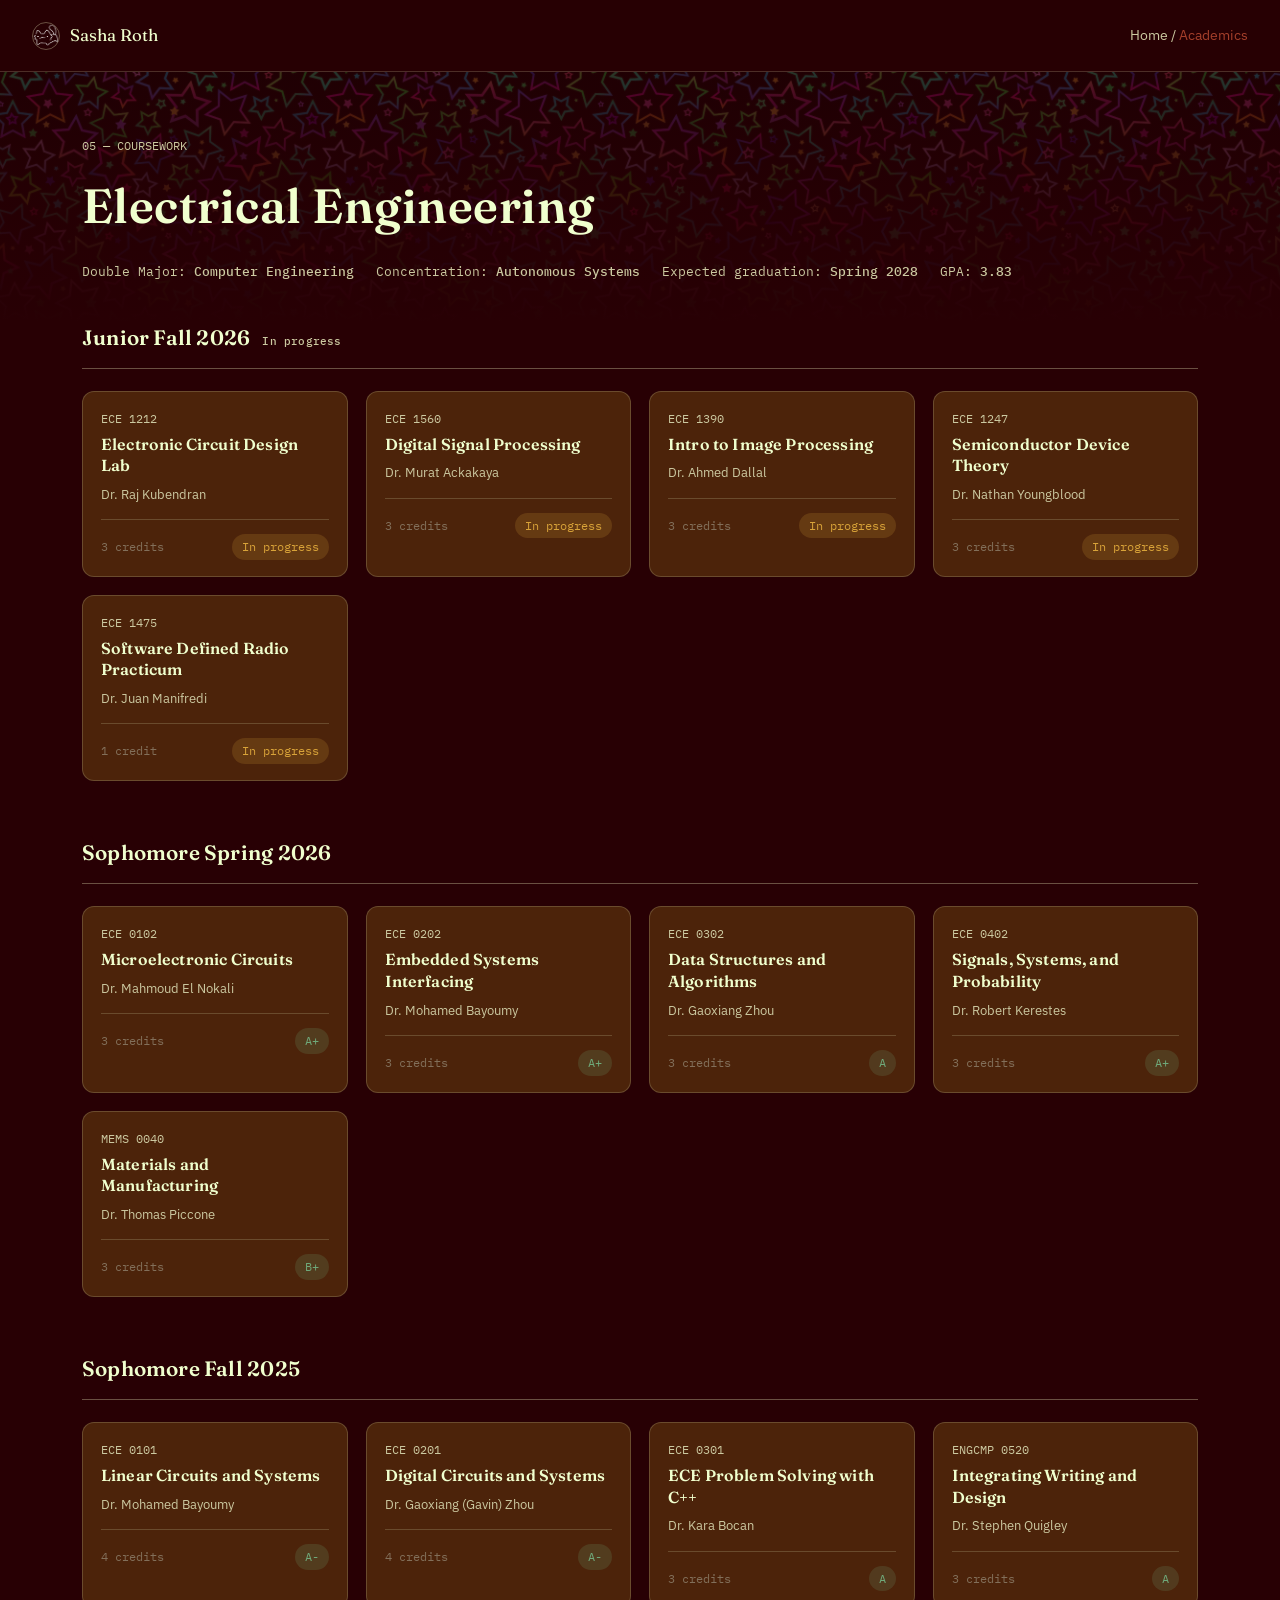
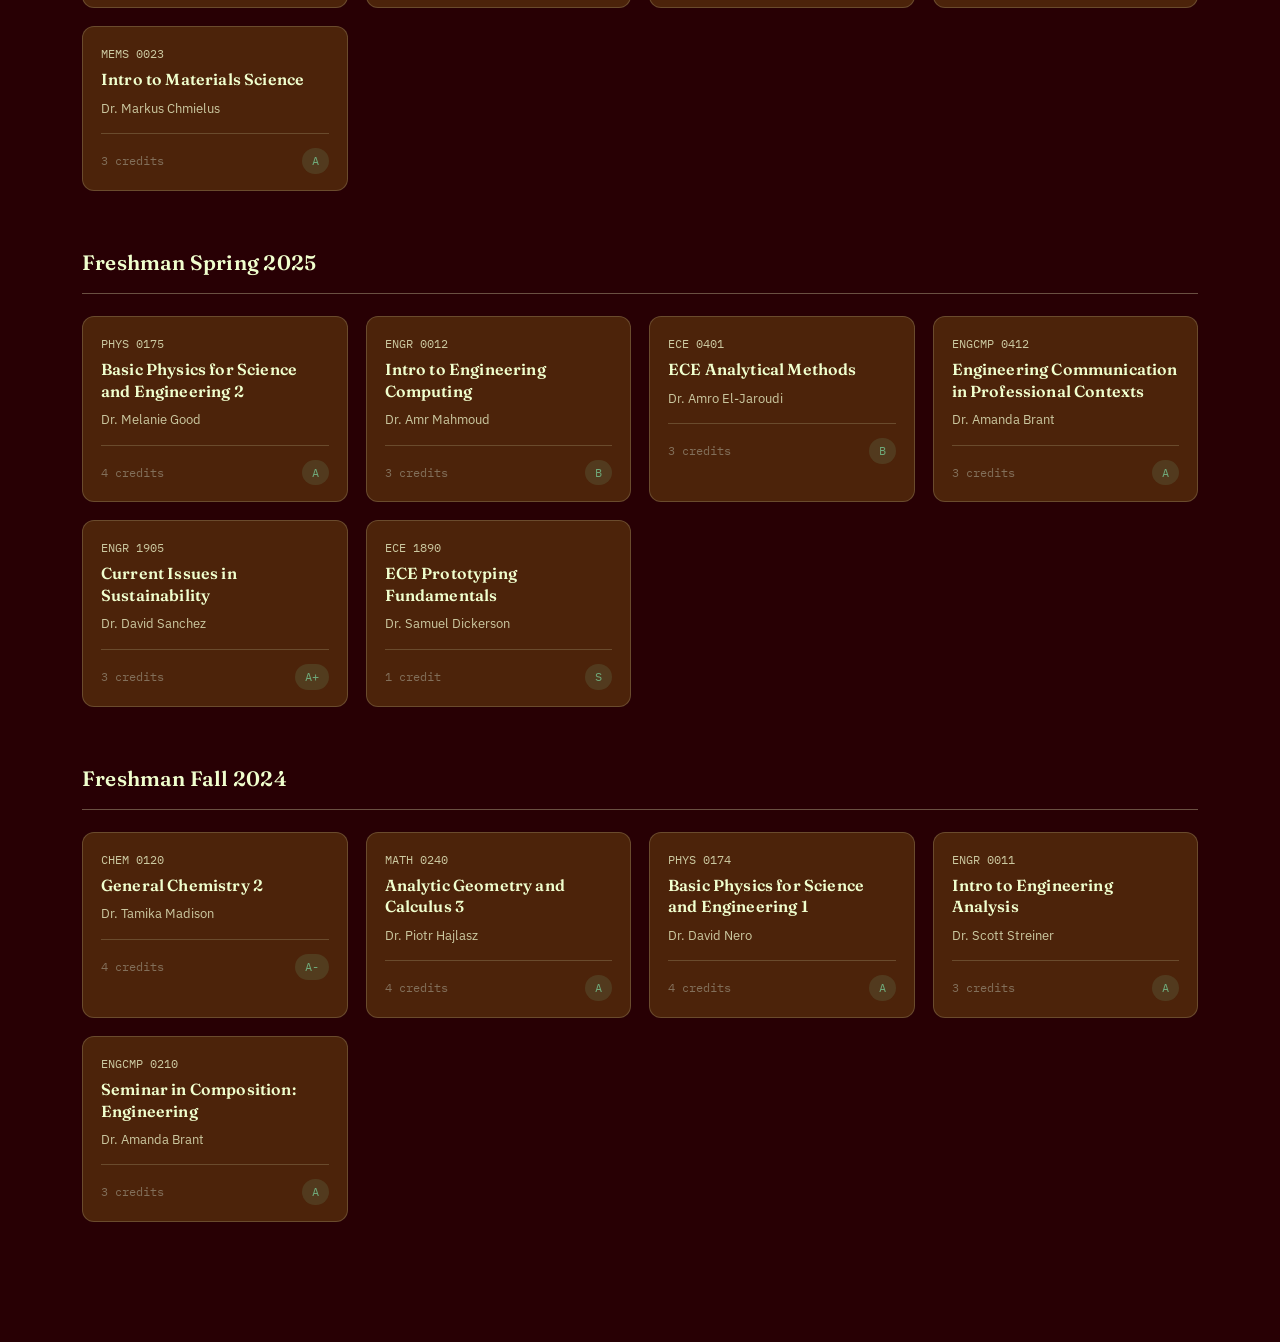
<file: academics.html>
<!DOCTYPE html>
<html lang="en">
<head>
<meta charset="UTF-8">
<meta name="viewport" content="width=device-width, initial-scale=1.0">
<title>Academics — Sasha Roth</title>
<link rel="stylesheet" href="css/style.css">
</head>
<body data-theme="academics">

<nav class="topnav">
  <a class="home-link" href="index.html">
    <span class="mark"><img src="images/cat.png" alt=""></span>
    Sasha Roth
  </a>
  <span class="crumb">Home / <span>Academics</span></span>
</nav>

<header class="page-header">
  <p class="eyebrow">05 — COURSEWORK</p>
  <h1>Electrical Engineering</h1>
  <div class="degree-block">
    <span class="degree-item">Double Major: <strong>Computer Engineering</strong></span>
    <span class="degree-item">Concentration: <strong>Autonomous Systems</strong></span>
    <span class="degree-item">Expected graduation: <strong>Spring 2028</strong></span>
    <span class="degree-item">GPA: <strong>3.83</strong></span>
  </div>
</header>

<main class="page-shell">

  <section class="semester">
    <h2>Junior Fall 2026 <span class="semester-tag">In progress</span></h2>
    <div class="class-grid">

      <div class="class-card">
        <p class="class-code">ECE 1212</p>
        <h3>Electronic Circuit Design Lab</h3>
        <p class="class-prof">Dr. Raj Kubendran</p>
        <div class="class-meta">
          <span class="credits">3 credits</span>
          <span class="grade-chip status-progress">In progress</span>
        </div>
      </div>

      <div class="class-card">
        <p class="class-code">ECE 1560</p>
        <h3>Digital Signal Processing</h3>
        <p class="class-prof">Dr. Murat Ackakaya</p>
        <div class="class-meta">
          <span class="credits">3 credits</span>
          <span class="grade-chip status-progress">In progress</span>
        </div>
      </div>

      <div class="class-card">
        <p class="class-code">ECE 1390</p>
        <h3>Intro to Image Processing</h3>
        <p class="class-prof">Dr. Ahmed Dallal</p>
        <div class="class-meta">
          <span class="credits">3 credits</span>
          <span class="grade-chip status-progress">In progress</span>
        </div>
      </div>

      <div class="class-card">
        <p class="class-code">ECE 1247</p>
        <h3>Semiconductor Device Theory</h3>
        <p class="class-prof">Dr. Nathan Youngblood</p>
        <div class="class-meta">
          <span class="credits">3 credits</span>
          <span class="grade-chip status-progress">In progress</span>
        </div>
      </div>

      <div class="class-card">
        <p class="class-code">ECE 1475</p>
        <h3>Software Defined Radio Practicum</h3>
        <p class="class-prof">Dr. Juan Manifredi</p>
        <div class="class-meta">
          <span class="credits">1 credit</span>
          <span class="grade-chip status-progress">In progress</span>
        </div>
      </div>

    </div>
  </section>

  <section class="semester">
    <h2>Sophomore Spring 2026</h2>
    <div class="class-grid">

      <div class="class-card">
        <p class="class-code">ECE 0102</p>
        <h3>Microelectronic Circuits</h3>
        <p class="class-prof">Dr. Mahmoud El Nokali</p>
        <div class="class-meta">
          <span class="credits">3 credits</span>
          <span class="grade-chip status-complete">A+</span>
        </div>
      </div>

      <div class="class-card">
        <p class="class-code">ECE 0202</p>
        <h3>Embedded Systems Interfacing</h3>
        <p class="class-prof">Dr. Mohamed Bayoumy</p>
        <div class="class-meta">
          <span class="credits">3 credits</span>
          <span class="grade-chip status-complete">A+</span>
        </div>
      </div>

      <div class="class-card">
        <p class="class-code">ECE 0302</p>
        <h3>Data Structures and Algorithms</h3>
        <p class="class-prof">Dr. Gaoxiang Zhou</p>
        <div class="class-meta">
          <span class="credits">3 credits</span>
          <span class="grade-chip status-complete">A</span>
        </div>
      </div>

      <div class="class-card">
        <p class="class-code">ECE 0402</p>
        <h3>Signals, Systems, and Probability</h3>
        <p class="class-prof">Dr. Robert Kerestes</p>
        <div class="class-meta">
          <span class="credits">3 credits</span>
          <span class="grade-chip status-complete">A+</span>
        </div>
      </div>

      <div class="class-card">
        <p class="class-code">MEMS 0040</p>
        <h3>Materials and Manufacturing</h3>
        <p class="class-prof">Dr. Thomas Piccone</p>
        <div class="class-meta">
          <span class="credits">3 credits</span>
          <span class="grade-chip status-complete">B+</span>
        </div>
      </div>

    </div>
  </section>

  <section class="semester">
    <h2>Sophomore Fall 2025</h2>
    <div class="class-grid">

      <div class="class-card">
        <p class="class-code">ECE 0101</p>
        <h3>Linear Circuits and Systems</h3>
        <p class="class-prof">Dr. Mohamed Bayoumy</p>
        <div class="class-meta">
          <span class="credits">4 credits</span>
          <span class="grade-chip status-complete">A-</span>
        </div>
      </div>

      <div class="class-card">
        <p class="class-code">ECE 0201</p>
        <h3>Digital Circuits and Systems</h3>
        <p class="class-prof">Dr. Gaoxiang (Gavin) Zhou</p>
        <div class="class-meta">
          <span class="credits">4 credits</span>
          <span class="grade-chip status-complete">A-</span>
        </div>
      </div>

      <div class="class-card">
        <p class="class-code">ECE 0301</p>
        <h3>ECE Problem Solving with C++</h3>
        <p class="class-prof">Dr. Kara Bocan</p>
        <div class="class-meta">
          <span class="credits">3 credits</span>
          <span class="grade-chip status-complete">A</span>
        </div>
      </div>

      <div class="class-card">
        <p class="class-code">ENGCMP 0520</p>
        <h3>Integrating Writing and Design</h3>
        <p class="class-prof">Dr. Stephen Quigley</p>
        <div class="class-meta">
          <span class="credits">3 credits</span>
          <span class="grade-chip status-complete">A</span>
        </div>
      </div>

      <div class="class-card">
        <p class="class-code">MEMS 0023</p>
        <h3>Intro to Materials Science</h3>
        <p class="class-prof">Dr. Markus Chmielus</p>
        <div class="class-meta">
          <span class="credits">3 credits</span>
          <span class="grade-chip status-complete">A</span>
        </div>
      </div>

    </div>
  </section>

  <section class="semester">
    <h2>Freshman Spring 2025</h2>
    <div class="class-grid">

      <div class="class-card">
        <p class="class-code">PHYS 0175</p>
        <h3>Basic Physics for Science and Engineering 2</h3>
        <p class="class-prof">Dr. Melanie Good</p>
        <div class="class-meta">
          <span class="credits">4 credits</span>
          <span class="grade-chip status-complete">A</span>
        </div>
      </div>

      <div class="class-card">
        <p class="class-code">ENGR 0012</p>
        <h3>Intro to Engineering Computing</h3>
        <p class="class-prof">Dr. Amr Mahmoud</p>
        <div class="class-meta">
          <span class="credits">3 credits</span>
          <span class="grade-chip status-complete">B</span>
        </div>
      </div>

      <div class="class-card">
        <p class="class-code">ECE 0401</p>
        <h3>ECE Analytical Methods</h3>
        <p class="class-prof">Dr. Amro El-Jaroudi</p>
        <div class="class-meta">
          <span class="credits">3 credits</span>
          <span class="grade-chip status-complete">B</span>
        </div>
      </div>

      <div class="class-card">
        <p class="class-code">ENGCMP 0412</p>
        <h3>Engineering Communication in Professional Contexts</h3>
        <p class="class-prof">Dr. Amanda Brant</p>
        <div class="class-meta">
          <span class="credits">3 credits</span>
          <span class="grade-chip status-complete">A</span>
        </div>
      </div>

      <div class="class-card">
        <p class="class-code">ENGR 1905</p>
        <h3>Current Issues in Sustainability</h3>
        <p class="class-prof">Dr. David Sanchez</p>
        <div class="class-meta">
          <span class="credits">3 credits</span>
          <span class="grade-chip status-complete">A+</span>
        </div>
      </div>

      <div class="class-card">
        <p class="class-code">ECE 1890</p>
        <h3>ECE Prototyping Fundamentals</h3>
        <p class="class-prof">Dr. Samuel Dickerson</p>
        <div class="class-meta">
          <span class="credits">1 credit</span>
          <span class="grade-chip status-complete">S</span>
        </div>
      </div>

    </div>
  </section>

  <section class="semester">
    <h2>Freshman Fall 2024</h2>
    <div class="class-grid">

      <div class="class-card">
        <p class="class-code">CHEM 0120</p>
        <h3>General Chemistry 2</h3>
        <p class="class-prof">Dr. Tamika Madison</p>
        <div class="class-meta">
          <span class="credits">4 credits</span>
          <span class="grade-chip status-complete">A-</span>
        </div>
      </div>

      <div class="class-card">
        <p class="class-code">MATH 0240</p>
        <h3>Analytic Geometry and Calculus 3</h3>
        <p class="class-prof">Dr. Piotr Hajlasz</p>
        <div class="class-meta">
          <span class="credits">4 credits</span>
          <span class="grade-chip status-complete">A</span>
        </div>
      </div>

      <div class="class-card">
        <p class="class-code">PHYS 0174</p>
        <h3>Basic Physics for Science and Engineering 1</h3>
        <p class="class-prof">Dr. David Nero</p>
        <div class="class-meta">
          <span class="credits">4 credits</span>
          <span class="grade-chip status-complete">A</span>
        </div>
      </div>

      <div class="class-card">
        <p class="class-code">ENGR 0011</p>
        <h3>Intro to Engineering Analysis</h3>
        <p class="class-prof">Dr. Scott Streiner</p>
        <div class="class-meta">
          <span class="credits">3 credits</span>
          <span class="grade-chip status-complete">A</span>
        </div>
      </div>

      <div class="class-card">
        <p class="class-code">ENGCMP 0210</p>
        <h3>Seminar in Composition: Engineering</h3>
        <p class="class-prof">Dr. Amanda Brant</p>
        <div class="class-meta">
          <span class="credits">3 credits</span>
          <span class="grade-chip status-complete">A</span>
        </div>
      </div>

    </div>
  </section>

</main>

</body>
</html>
</file>
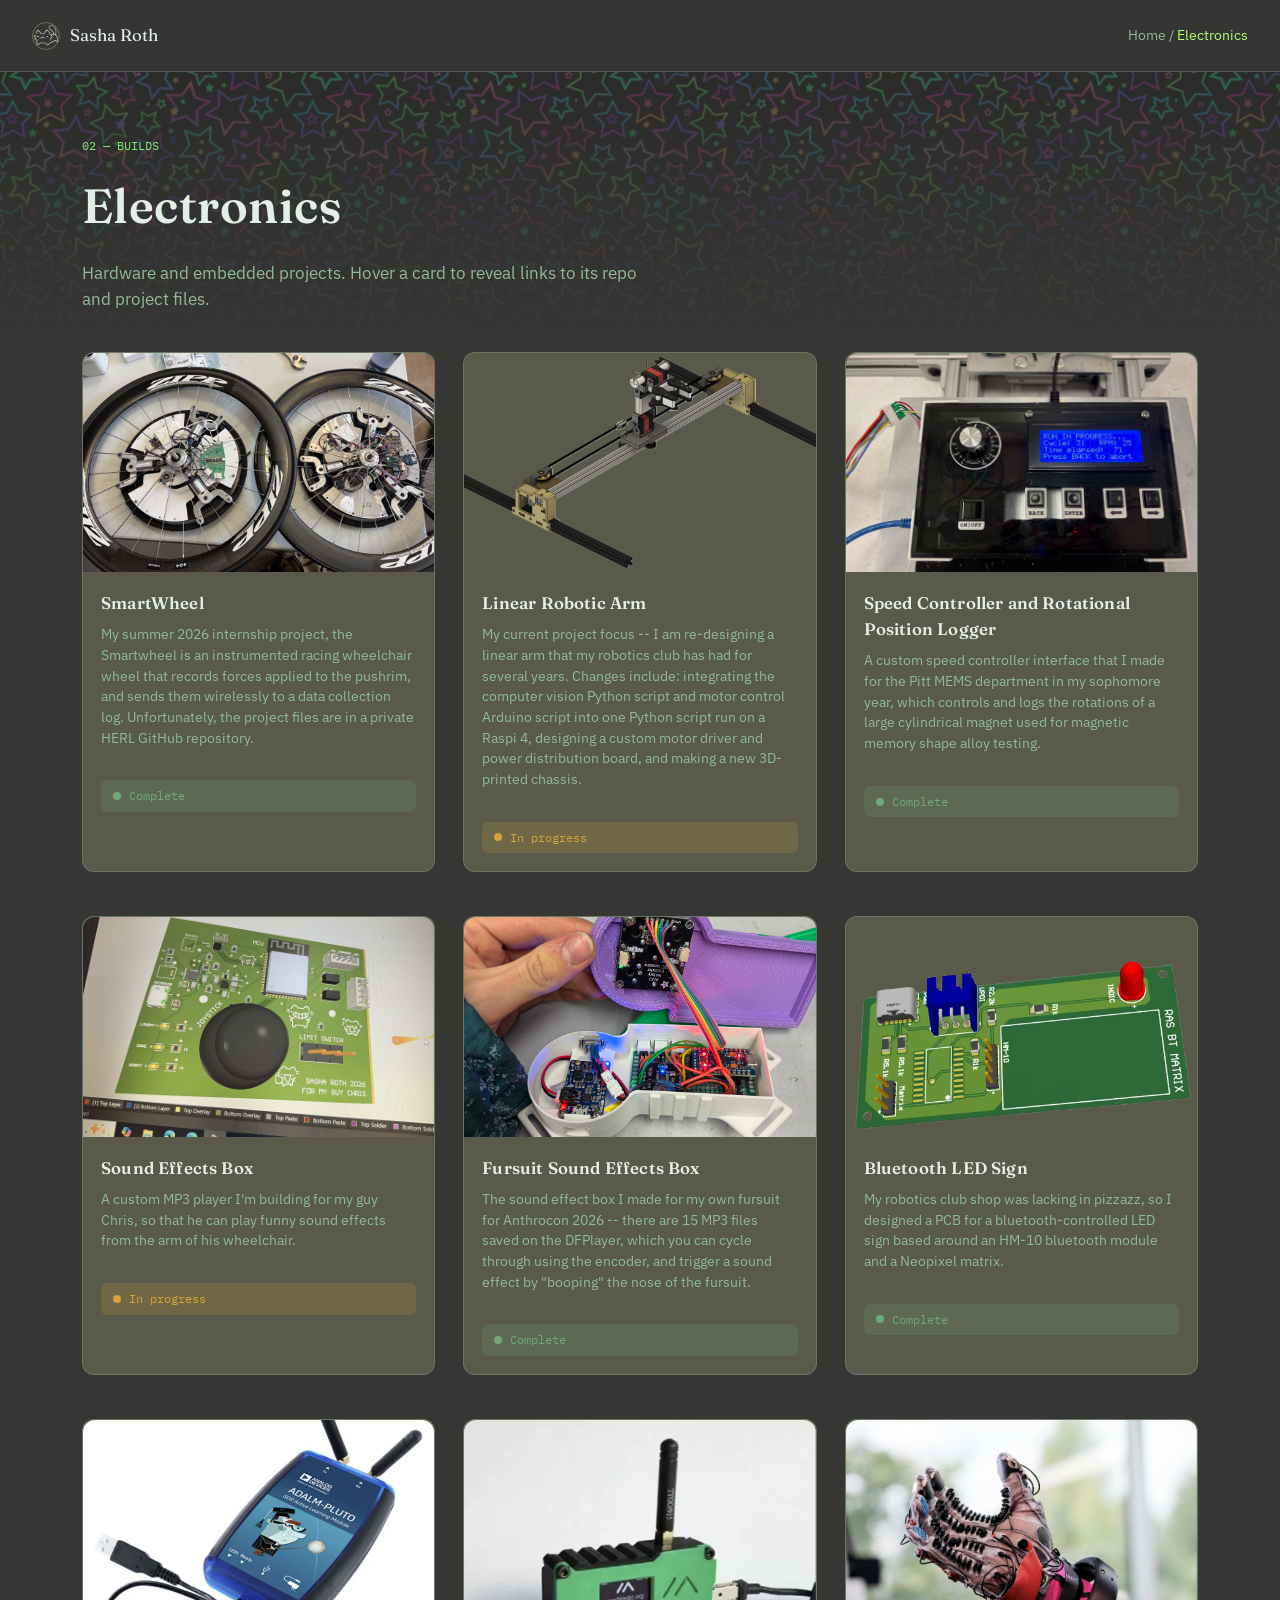
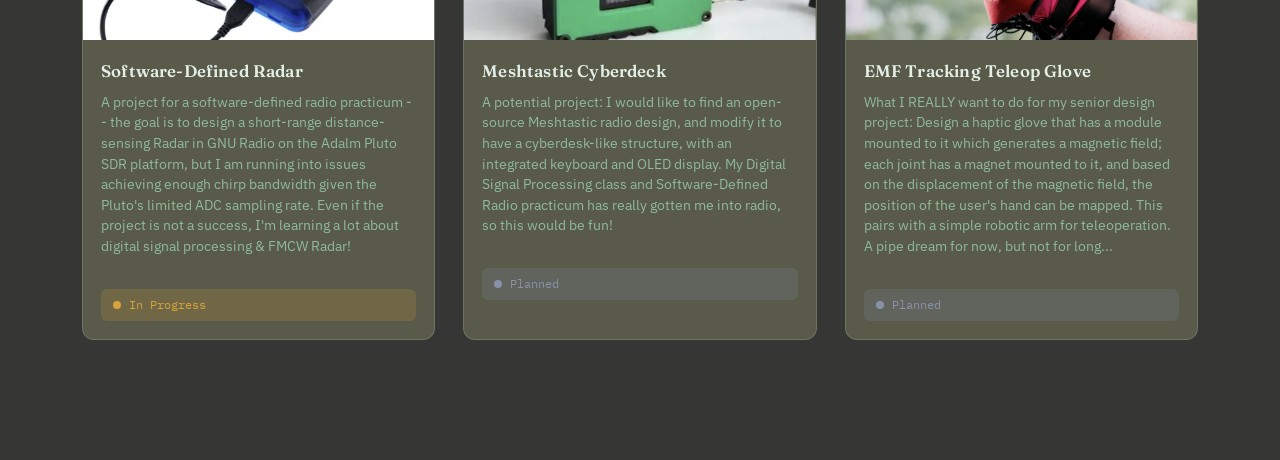
<file: electronics.html>
<!DOCTYPE html>
<html lang="en">
<head>
<meta charset="UTF-8">
<meta name="viewport" content="width=device-width, initial-scale=1.0">
<title>Electronics — Your Name</title>
<link rel="stylesheet" href="css/style.css">
</head>
<body data-theme="electronics">

<nav class="topnav">
  <a class="home-link" href="index.html">
    <span class="mark"><img src="images/cat.png" alt=""></span>
    Sasha Roth
  </a>
  <span class="crumb">Home / <span>Electronics</span></span>
</nav>

<header class="page-header">
  <p class="eyebrow">02 — BUILDS</p>
  <h1>Electronics</h1>
  <p class="dek">Hardware and embedded projects. Hover a card to reveal
    links to its repo and project files.</p>
</header>

<main class="page-shell">

  <div class="widget-grid">

    <article class="widget">
      <div class="thumb"><img src="images/smartwheel.jpg" alt="Two electronic racing wheelchair wheels, hub covers removed to show the electronics"></div>
      <div class="widget-body">
        <h3>SmartWheel</h3>
        <p class="widget-desc">My summer 2026 internship project, the Smartwheel is an instrumented racing wheelchair wheel that records forces applied to the pushrim, and sends them wirelessly to a data collection log. Unfortunately, the project files are in a private HERL GitHub repository.</p>
      </div>
      <div class="status-bar status-complete"><span class="dot"></span>Complete</div>
      <div class="bubbles">
        <a class="bubble bubble-1" href="https://www.research.va.gov/research_in_action/SmartWheel-enhances-the-well-being-of-wheelchair-users.cfm">↳ Publication</a>
        <a class="bubble bubble-2" href="images/4_Candiotti_Roth_Sasha.pdf">↳ Project Poster</a>
      </div>
    </article>

        <article class="widget">
      <div class="thumb"><img src="images/lineararm.png" alt="Project photo placeholder"></div>
      <div class="widget-body">
        <h3>Linear Robotic Arm</h3>
        <p class="widget-desc">My current project focus -- I am re-designing a linear arm that my robotics club has had for several years. Changes include: integrating the computer vision Python script and motor control Arduino script into one Python script run on a Raspi 4, designing a custom motor driver and power distribution board, and making a new 3D-printed chassis.</p>
      </div>
      <div class="status-bar status-progress"><span class="dot"></span>In progress</div>
      <div class="bubbles">
        <a class="bubble bubble-2" href="https://github.com/Pitt-RAS/robotic-arm/tree/main/linear-arm">↳ GitHub</a>

      </div>
    </article>

    <article class="widget">
      <div class="thumb"><img src="images/speed_controller.jpeg" alt="A small electronic box with button inputs and an LCD screen"></div>
      <div class="widget-body">
        <h3>Speed Controller and Rotational Position Logger</h3>
        <p class="widget-desc">A custom speed controller interface that I made for the Pitt MEMS department in my sophomore year, which controls and logs the rotations of a large cylindrical magnet used for magnetic memory shape alloy testing.</p>
      </div>
      <div class="status-bar status-complete"><span class="dot"></span>Complete</div>
      <div class="bubbles">
        <a class="bubble bubble-2" href="https://github.com/SashaRoth/Speed-Controller-and-Rotational-Position-Logger">↳ GitHub</a>
      </div>
    </article>

    <article class="widget">
      <div class="thumb"><img src="images/chris_pcb.png" alt="A 3D model of a printed circuit board with a joystick and arcade button."></div>
      <div class="widget-body">
        <h3>Sound Effects Box</h3>
        <p class="widget-desc">A custom MP3 player I'm building for my guy Chris, so that he can play funny sound effects from the arm of his wheelchair.</p>
      </div>
      <div class="status-bar status-progress"><span class="dot"></span>In progress</div>
      <div class="bubbles">
        <a class="bubble bubble-2" href="https://github.com/SashaRoth/Wheelchair-Mounted-Soundbox">↳ GitHub</a>
      </div>
    </article>

    <article class="widget">
      <div class="thumb"><img src="images/soundbox.jpeg" alt="A very colorful plastic enclosure, opened to show the electronics inside."></div>
      <div class="widget-body">
        <h3>Fursuit Sound Effects Box</h3>
        <p class="widget-desc">The sound effect box I made for my own fursuit for Anthrocon 2026 -- there are 15 MP3 files saved on the DFPlayer, which you can cycle through using the encoder, and trigger a sound effect by "booping" the nose of the fursuit.</p>
      </div>
      <div class="status-bar status-complete"><span class="dot"></span>Complete</div>
      <div class="bubbles">
        <a class="bubble bubble-2" href="https://github.com/SashaRoth/Fursuit-Soundbox">↳ GitHub</a>
      </div>
    </article>

    <article class="widget">
      <div class="thumb"><img src="images/matrix_pcb.png" style="height:auto" alt="Project photo placeholder"></div>
      <div class="widget-body">
        <h3>Bluetooth LED Sign</h3>
        <p class="widget-desc">My robotics club shop was lacking in pizzazz, so I designed a PCB for a bluetooth-controlled LED sign based around an HM-10 bluetooth module and a Neopixel matrix.</p>
      </div>
      <div class="status-bar status-complete"><span class="dot"></span>Complete</div>
      <div class="bubbles">
        <a class="bubble bubble-2" href="https://github.com/SashaRoth/Bluetooth-LED-Sign">↳ GitHub</a>
      </div>
    </article>

     <article class="widget">
      <div class="thumb"><img src="images/pluto.png" style="height:auto" alt="Adalm Pluto SDR Radio Kit"></div>
      <div class="widget-body">
        <h3>Software-Defined Radar</h3>
        <p class="widget-desc">A project for a software-defined radio practicum -- the goal is to design a short-range distance-sensing Radar in GNU Radio on the Adalm Pluto SDR platform, but I am running into issues achieving enough chirp bandwidth given the Pluto's limited ADC sampling rate. Even if the project is not a success, I'm learning a lot about digital signal processing & FMCW Radar!</p>
      </div>
      <div class="status-bar status-progress"><span class="dot"></span>In Progress</div>
      <div class="bubbles">
        <a class="bubble bubble-2" href="https://github.com/SashaRoth/Adalm-Pluto-FMCW-Radar">↳ GitHub</a>
      </div>
    </article>

    <article class="widget">
      <div class="thumb"><img src="images/meshtastic.png" style="height:auto" alt="A Meshtastic Radio module"></div>
      <div class="widget-body">
        <h3>Meshtastic Cyberdeck</h3>
        <p class="widget-desc">A potential project: I would like to find an open-source Meshtastic radio design, and modify it to have a cyberdesk-like structure, with an integrated keyboard and OLED display. My Digital Signal Processing class and Software-Defined Radio practicum has really gotten me into radio, so this would be fun!</p>
      </div>
      <div class="status-bar status-planned"><span class="dot"></span>Planned</div>
      <div class="bubbles">
        <a class="bubble bubble-2" href="https://meshtastic.org/">↳ What is Meshtastic?</a>
      </div>
    </article>

    <article class="widget">
      <div class="thumb"><img src="images/glove.png" style="height:auto" alt="A haptic glove"></div>
      <div class="widget-body">
        <h3>EMF Tracking Teleop Glove</h3>
        <p class="widget-desc">What I REALLY want to do for my senior design project: Design a haptic glove that has a module mounted to it which generates a magnetic field; each joint has a magnet mounted to it, and based on the displacement of the magnetic field, the position of the user's hand can be mapped. This pairs with a simple robotic arm for teleoperation. A pipe dream for now, but not for long...</p>
      </div>
      <div class="status-bar status-planned"><span class="dot"></span>Planned</div>
      <div class="bubbles">
        <a class="bubble bubble-2" href="https://www.manus-meta.com/products/metagloves-pro-haptic">↳ Inspiration</a>
      </div>
    </article>

  </div>
</main>

</body>
</html>
</file>
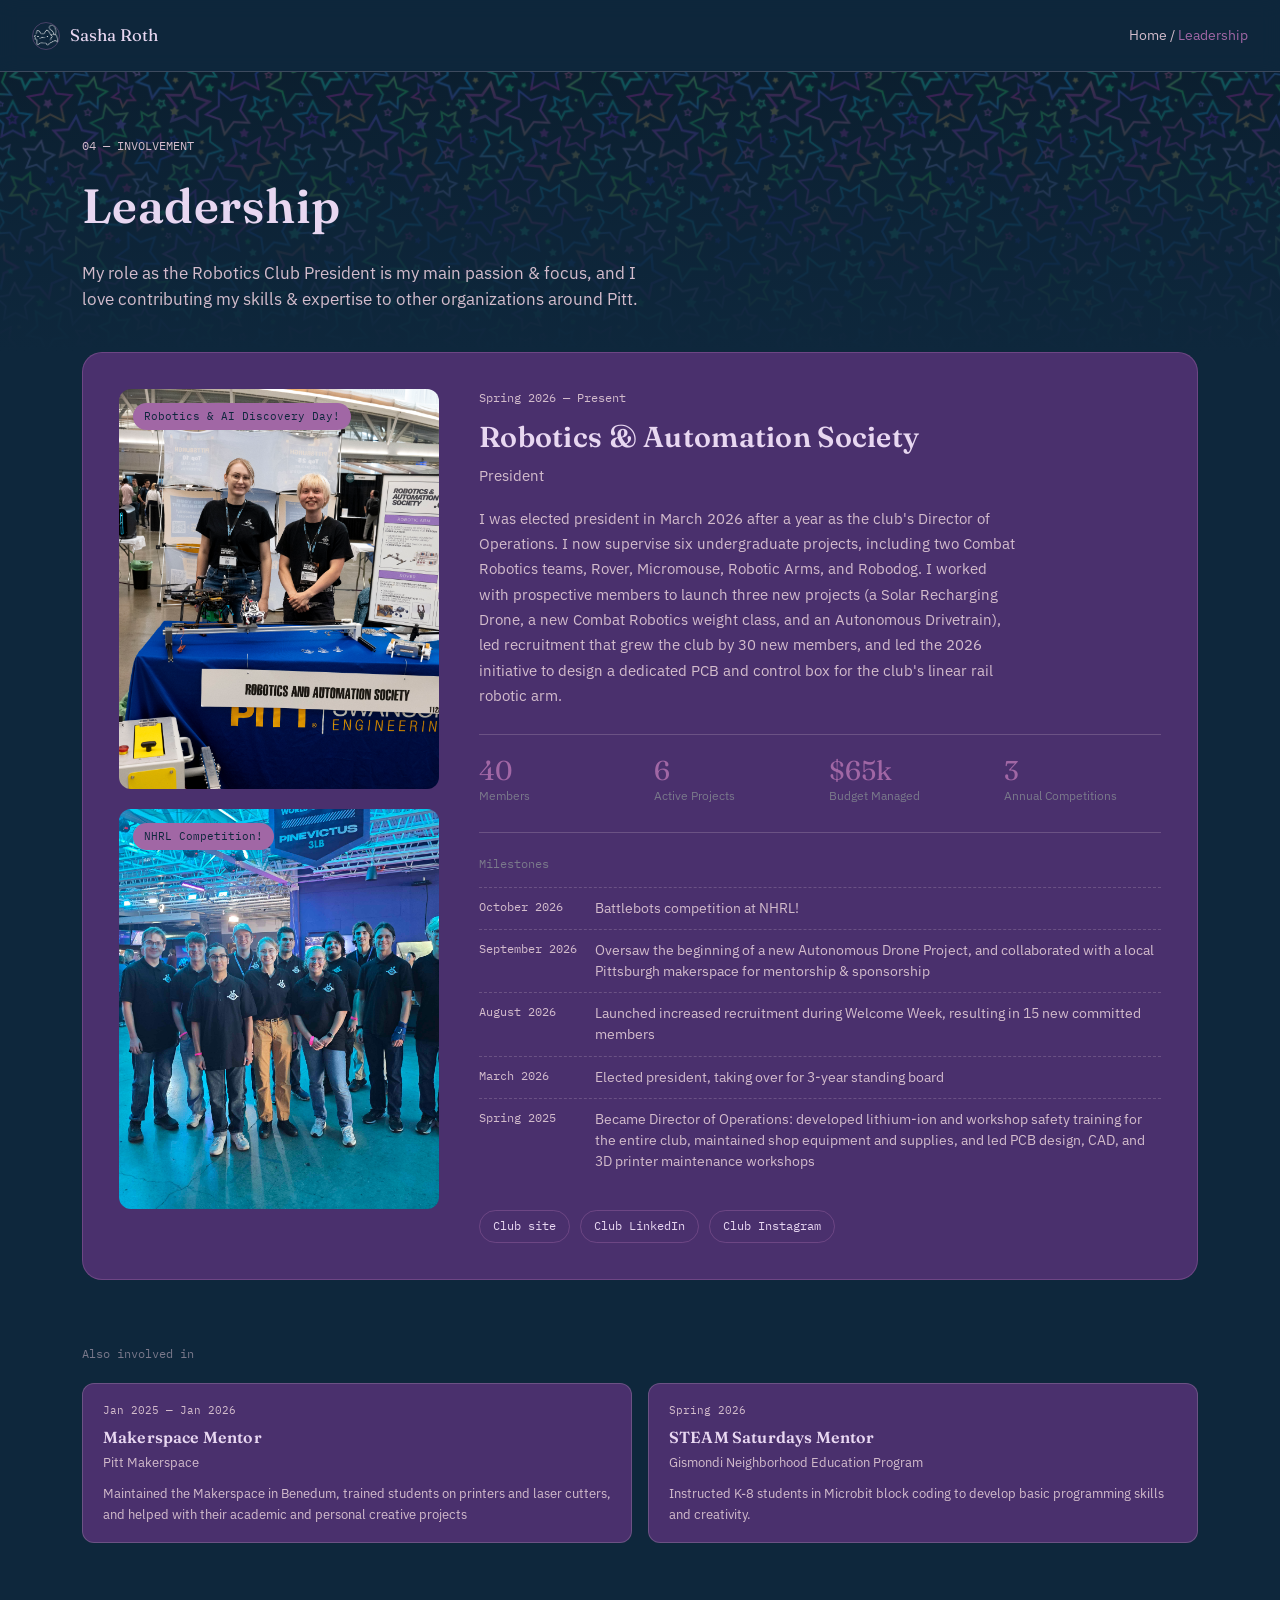
<file: leadership.html>
<!DOCTYPE html>
<html lang="en">
<head>
<meta charset="UTF-8">
<meta name="viewport" content="width=device-width, initial-scale=1.0">
<title>Leadership — Sasha Roth</title>
<link rel="stylesheet" href="css/style.css">
</head>
<body data-theme="leadership">

<nav class="topnav">
  <a class="home-link" href="index.html">
    <span class="mark"><img src="images/cat.png" alt="Me eating sushi"></span>
    Sasha Roth
  </a>
  <span class="crumb">Home / <span>Leadership</span></span>
</nav>

<header class="page-header">
  <p class="eyebrow">04 — INVOLVEMENT</p>
  <h1>Leadership</h1>
  <p class="dek">My role as the Robotics Club President is my main passion & focus, and I love contributing my skills & expertise to other organizations around Pitt.</p>
</header>

<main class="page-shell">

  <!-- ================= SPOTLIGHT: the one big role ================= -->
  <section class="spotlight">
    <div class="spotlight-media">
      <figure class="media-item">
        <span class="spotlight-tag">Robotics & AI Discovery Day!</span>
        <img src="images/radd.jpg" alt="RAS tabling at the 2026 Robotics & AI Discovery Day">
      </figure>
      <figure class="media-item">
        <span class="spotlight-tag">NHRL Competition!</span>
        <img src="images/battlebots.jpg" alt="The 3lb and 12lb Battlebots team at the 2026 NHRL competition in Pittsburgh, PA">
      </figure>
    </div>

    <div class="spotlight-content">
      <p class="spotlight-dates">Spring 2026 — Present</p>
      <h2>Robotics & Automation Society</h2>
      <p class="spotlight-org">President</p>

      <p class="spotlight-desc">
        I was elected president in March 2026 after a year as the club's Director of Operations.
        I now supervise six undergraduate projects, including two Combat Robotics teams, Rover,
        Micromouse, Robotic Arms, and Robodog. I worked with prospective members to launch three new
        projects (a Solar Recharging Drone, a new Combat Robotics weight class, and an Autonomous
        Drivetrain), led recruitment that grew the club by 30 new members, and led the 2026
        initiative to design a dedicated PCB and control box for the club's linear rail robotic arm.
      </p>

      <div class="spotlight-stats">
        <div class="stat">
          <p class="stat-num">40</p>
          <p class="stat-label">Members</p>
        </div>
        <div class="stat">
          <p class="stat-num">6</p>
          <p class="stat-label">Active Projects</p>
        </div>
        <div class="stat">
          <p class="stat-num">$65k</p>
          <p class="stat-label">Budget Managed</p>
        </div>
        <div class="stat">
          <p class="stat-num">3</p>
          <p class="stat-label">Annual Competitions</p>
        </div>
      </div>

      <div class="spotlight-milestones">
        <p class="milestones-label">Milestones</p>

        <div class="milestone-row">
          <p class="milestone-date">October 2026</p>
          <p class="milestone-text">Battlebots competition at NHRL!</p>
        </div>

        <div class="milestone-row">
          <p class="milestone-date">September 2026</p>
          <p class="milestone-text">Oversaw the beginning of a new Autonomous Drone Project, and collaborated with a local Pittsburgh makerspace for mentorship & sponsorship</p>
        </div>
        <div class="milestone-row">
          <p class="milestone-date">August 2026</p>
          <p class="milestone-text">Launched increased recruitment during Welcome Week, resulting in 15 new committed members</p>
        </div>
        <div class="milestone-row">
          <p class="milestone-date">March 2026</p>
          <p class="milestone-text">Elected president, taking over for 3-year standing board</p>
        </div>

        <div class="milestone-row">
          <p class="milestone-date">Spring 2025</p>
          <p class="milestone-text">Became Director of Operations: developed lithium-ion and workshop safety training for the entire club, maintained shop equipment and supplies, and led PCB design, CAD, and 3D printer maintenance workshops</p>
        </div>
      </div>

      <div class="entry-links">
        <a href="https://ras-pitt.org">Club site</a>
        <a href="https://www.linkedin.com/company/pitt-robotics-and-automation-society/">Club LinkedIn</a>
        <a href="https://www.instagram.com/pitt_ras/">Club Instagram</a>
      </div>
    </div>
  </section>

  <!-- ================= ROSTER: everything else ================= -->
  <p class="roster-heading">Also involved in</p>

  <div class="roster-grid">

    <div class="roster-card">
      <p class="roster-dates">Jan 2025 — Jan 2026</p>
      <h3>Makerspace Mentor</h3>
      <p class="roster-org">Pitt Makerspace</p>
      <p class="roster-desc">Maintained the Makerspace in Benedum, trained students on printers and laser cutters, and helped with their academic and personal creative projects</p>
    </div>

    <div class="roster-card">
      <p class="roster-dates">Spring 2026</p>
      <h3>STEAM Saturdays Mentor</h3>
      <p class="roster-org">Gismondi Neighborhood Education Program</p>
      <p class="roster-desc">Instructed K-8 students in Microbit block coding to develop basic programming skills and creativity.</p>
    </div>
  </div>

</main>

</body>
</html>
</file>
<file: css/style.css>
/* ============================================================
   PORTFOLIO SITE — SHARED STYLESHEET
   Edit the tokens in :root to retheme the whole site at once.
   ============================================================ */

@import url('https://fonts.googleapis.com/css2?family=Fraunces:opsz,wght@9..144,400;9..144,500;9..144,600;9..144,700&family=IBM+Plex+Sans:wght@400;500;600&family=IBM+Plex+Mono:wght@500&display=swap');

:root{
  /* --- HUB palette (index.html — no data-theme override) ---
     Built entirely from two of the sub-page swatches: Research's navy
     + cream + periwinkle, and Art's lavender. Surfaces are pre-blended
     mixes of those same literal colors (computed ahead of time, not
     via CSS color-mix(), so this renders identically in every browser
     — including older embedded webviews like VSCode's preview pane).
     Each spoke node additionally borrows its own destination page's
     accent color via the inline --node-accent set on each node in
     index.html. */
  --bg:            #001B2E;   /* Research: near-black navy */
  --bg-rgb:        0,27,46;
  --bg-soft:       #22344D;   /* navy + 15% lavender */
  --surface:       #485071;   /* navy + 32% lavender */
  --surface-raised:#6C6B92;   /* navy + 48% lavender */
  --line:          rgba(226,194,255,0.3);   /* Art: lavender */
  --line-soft:     rgba(255,239,211,0.14);  /* Research: cream */

  --text:          #FFEFD3;   /* Research: cream */
  --text-dim:      #ADBDFF;   /* Research: periwinkle */
  --text-faint:    #5F74A1;   /* periwinkle + 45% navy */

  --accent:        #E2C2FF;   /* Art: lavender */
  --accent-soft:   rgba(226,194,255,0.2);
  --accent-2:      #34E5FF;   /* Research: cyan */
  --accent-2-soft: rgba(52,229,255,0.2);

  /* star-field texture — used only on the main page (see
     body:not([data-theme]) below); subpages stay solid-colored */
  --star-bg: url("../images/star-field.png");

  /* status colors stay constant across every page/theme so the meaning
     (complete / in progress / planned) never gets confused by re-theming */
  --status-good:     #6FA97A;
  --status-progress: #D8A339;
  --status-planned:  #8891AA;
  --status-good-soft:     rgba(111,169,122,0.18);
  --status-progress-soft: rgba(216,163,57,0.18);
  --status-planned-soft:  rgba(136,145,170,0.18);

  /* --- type tokens --- */
  --font-display: 'Fraunces', 'Iowan Old Style', serif;
  --font-body:    'IBM Plex Sans', -apple-system, sans-serif;
  --font-mono:    'IBM Plex Mono', 'SF Mono', monospace;

  /* --- layout tokens --- */
  --radius-s:  6px;
  --radius-m:  12px;
  --radius-l:  20px;
  --max-width: 1180px;
  --nav-h:     72px;
}

/* ============================================================
   PER-PAGE THEMES
   Every value below is either a literal color straight from that
   page's 5-color reference swatch, or a pre-computed blend of two
   of that page's own colors (used only where a mid-step is needed,
   e.g. a card surface between the bg and an accent — the comment
   above each one says exactly which two colors and ratio). Nothing
   here is an invented hue outside the reference palette, and none
   of it depends on CSS color-mix() support.
   ============================================================ */

/* ART swatch: 258EA6 · 549F93 · 9FAF90 · E2B1B1 · E2C2FF
   No color in this one is dark enough to anchor a dark theme, so
   the page runs light instead — gallery-wall paper, not forced navy. */
body[data-theme="art"]{
  --bg:            #E2C2FF;
  --bg-rgb:        226,194,255;
  --bg-soft:       #E2B1B1;
  --surface:       #F2E4FF;   /* lavender + 55% white */
  --surface-raised:#F5E4E4;   /* dusty pink + 65% white */
  --line:          rgba(37,142,166,0.4);
  --line-soft:     rgba(159,175,144,0.4);

  --text:          #185C6C;   /* teal + 35% black */
  --text-dim:      #258EA6;
  --text-faint:    #458279;   /* teal-green + 18% black */

  --accent:        #258EA6;
  --accent-soft:   rgba(37,142,166,0.16);
  --accent-2:      #549F93;
  --accent-2-soft: rgba(84,159,147,0.22);
}

/* ELECTRONICS swatch: 363635 · 595A4A · B0FE76 · 81E979 · 8FBB99
   dark PCB board — every surface step is charcoal blended toward olive. */
body[data-theme="electronics"]{
  --bg:            #363635;
  --bg-rgb:        54,54,53;
  --bg-soft:       #41413B;   /* charcoal + 30% olive */
  --surface:       #595A4A;
  --surface-raised:#6F816A;   /* olive + 40% sage */
  --line:          rgba(176,254,118,0.32);
  --line-soft:     rgba(143,187,153,0.3);

  --text:          #E3EEE6;   /* sage + 75% white */
  --text-dim:      #8FBB99;
  --text-faint:    #A4A49B;   /* olive + 45% white */

  --accent:        #B0FE76;
  --accent-soft:   rgba(176,254,118,0.18);
  --accent-2:      #81E979;
  --accent-2-soft: rgba(129,233,121,0.2);
}

/* RESEARCH & INTERNSHIP swatch: ADBDFF · 001B2E · 3185FC · 34E5FF · FFEFD3
   deep navy, with surfaces stepped up toward bright blue. */
body[data-theme="research"]{
  --bg:            #001B2E;
  --bg-rgb:        0,27,46;
  --bg-soft:       #092E53;   /* navy + 18% bright blue */
  --surface:       #114076;   /* navy + 35% bright blue */
  --surface-raised:#195299;   /* navy + 52% bright blue */
  --line:          rgba(49,133,252,0.38);
  --line-soft:     rgba(173,189,255,0.22);

  --text:          #FFEFD3;
  --text-dim:      #ADBDFF;
  --text-faint:    #5F74A1;   /* periwinkle + 45% navy */

  --accent:        #3185FC;
  --accent-soft:   rgba(49,133,252,0.2);
  --accent-2:      #34E5FF;
  --accent-2-soft: rgba(52,229,255,0.2);
}

/* LEADERSHIP swatch: E8D7F1 · D3BCCC · A167A5 · 4A306D · 0E273C
   regal dark purple — surfaces stepped from navy up into the purples. */
body[data-theme="leadership"]{
  --bg:            #0E273C;
  --bg-rgb:        14,39,60;
  --bg-soft:       #1D2948;   /* navy + 25% deep purple */
  --surface:       #4A306D;
  --surface-raised:#6D4683;   /* deep purple + 40% magenta */
  --line:          rgba(161,103,165,0.4);
  --line-soft:     rgba(211,188,204,0.24);

  --text:          #E8D7F1;
  --text-dim:      #D3BCCC;
  --text-faint:    #7A798B;   /* dusty mauve + 45% navy */

  --accent:        #A167A5;
  --accent-soft:   rgba(161,103,165,0.24);
  --accent-2:      #D3BCCC;
  --accent-2-soft: rgba(211,188,204,0.24);
}

/* ACADEMICS swatch: CCC9A1 · F0FFCE · A53F2B · 4C230A · 280004
   warm parchment-and-seal — surfaces stepped from maroon up into rust. */
body[data-theme="academics"]{
  --bg:            #280004;
  --bg-rgb:        40,0,4;
  --bg-soft:       #310906;   /* maroon + 25% dark brown */
  --surface:       #4C230A;
  --surface-raised:#702E17;   /* dark brown + 40% rust */
  --line:          rgba(204,201,161,0.4);
  --line-soft:     rgba(240,255,206,0.18);

  --text:          #F0FFCE;
  --text-dim:      #CCC9A1;
  --text-faint:    #826F5A;   /* khaki + 45% maroon */

  --accent:        #A53F2B;
  --accent-soft:   rgba(165,63,43,0.24);
  --accent-2:      #CCC9A1;
  --accent-2-soft: rgba(204,201,161,0.22);
}

*{ box-sizing: border-box; }
html{ scroll-behavior: smooth; }

body{
  margin: 0;
  background: var(--bg);
  color: var(--text);
  font-family: var(--font-body);
  font-size: 16px;
  line-height: 1.55;
  -webkit-font-smoothing: antialiased;
}

/* MAIN PAGE ONLY: the hub's body has no data-theme attribute, so this
   rule never applies to the sub-pages. A tinted scrim sits over the
   star image so it reads as a faint texture behind the content. */
body:not([data-theme]){
  background-color: var(--bg);
  background-image:
    linear-gradient(180deg, rgba(var(--bg-rgb),0.92), rgba(var(--bg-rgb),0.97)),
    var(--star-bg);
  background-size: auto, 300px 300px;
  background-position: center top, center top;
  background-repeat: no-repeat, repeat;
  background-attachment: fixed, fixed;
}

img{ max-width: 100%; display: block; }

a{ color: inherit; text-decoration: none; }

h1, h2, h3{
  font-family: var(--font-display);
  font-weight: 600;
  margin: 0;
  letter-spacing: 0.01em;
}

p{ margin: 0; }

::selection{ background: var(--accent-soft); }

:focus-visible{
  outline: 2px solid var(--accent);
  outline-offset: 3px;
  border-radius: var(--radius-s);
}

@media (prefers-reduced-motion: reduce){
  *{ animation-duration: 0.001ms !important; transition-duration: 0.001ms !important; }
}

/* ============================================================
   TOP NAV — shared across sub-pages (not shown on the hub)
   ============================================================ */
.topnav{
  position: sticky;
  top: 0;
  z-index: 40;
  height: var(--nav-h);
  display: flex;
  align-items: center;
  justify-content: space-between;
  padding: 0 32px;
  background: rgba(var(--bg-rgb), 0.86);
  backdrop-filter: blur(10px);
  border-bottom: 1px solid var(--line-soft);
}

.topnav .home-link{
  display: flex;
  align-items: center;
  gap: 10px;
  font-family: var(--font-display);
  font-size: 1.05rem;
  color: var(--text);
}

.topnav .home-link .mark{
  width: 28px; height: 28px;
  border-radius: 50%;
  overflow: hidden;
  border: 1px solid var(--line);
  flex-shrink: 0;
}
.topnav .home-link .mark img{ width: 100%; height: 100%; object-fit: cover; }

.topnav .crumb{
  font-size: 0.85rem;
  color: var(--text-dim);
}
.topnav .crumb span{ color: var(--accent); }

.page-header{
  max-width: var(--max-width);
  margin: 0 auto;
  padding: 64px 32px 40px;
  position: relative;
  isolation: isolate;
}

/* subtle star texture behind every sub-page header. It runs the full width
   of the screen and fades into the solid page color at the bottom, so there
   is no visible edge. Make it stronger/weaker with the two scrim alphas
   (0.78 and 0.92): lower = more stars. */
.page-header::before{
  content: "";
  position: absolute;
  top: 0; bottom: 0;
  left: 50%;
  width: 100vw;
  transform: translateX(-50%);
  z-index: -1;
  pointer-events: none;
  background-image:
    linear-gradient(180deg,
      rgba(var(--bg-rgb), 0.78) 0%,
      rgba(var(--bg-rgb), 0.92) 55%,
      var(--bg) 100%),
    var(--star-bg);
  background-size: auto, 300px 300px;
  background-position: center top, center top;
  background-repeat: no-repeat, repeat;
}

/* the full-width texture is wider than the layout, so clip any sideways overflow */
body[data-theme]{ overflow-x: clip; }

.page-header .eyebrow{
  font-family: var(--font-mono);
  font-size: 0.78rem;
  color: var(--accent-2);
  margin-bottom: 14px;
}

.page-header h1{
  font-size: clamp(2.1rem, 4vw, 3rem);
  color: var(--text);
  max-width: 700px;
}

.page-header p.dek{
  margin-top: 16px;
  max-width: 560px;
  color: var(--text-dim);
  font-size: 1.05rem;
}

.page-shell{
  max-width: var(--max-width);
  margin: 0 auto;
  padding: 0 32px 120px;
}

/* generic empty-state note for "add your own" guidance comments in-page */
.builder-note{
  font-family: var(--font-mono);
  font-size: 0.75rem;
  color: var(--text-faint);
  border: 1px dashed var(--line);
  border-radius: var(--radius-m);
  padding: 14px 18px;
  margin-bottom: 36px;
}

/* ============================================================
   HUB PAGE (index.html) — profile header + zigzag trail
   A wide profile card sits at the top; the five section links
   (circles) cascade down the page, alternating left / right and
   joined by one dotted line that runs through their centers.
   Everything is sized from --trail-w, so the whole trail scales
   down together on narrower screens.
   ============================================================ */

.hub{
  --hub-pad:  clamp(20px, 5vw, 80px);                        /* clear space at the screen edges */
  --trail-w:  min(1100px, calc(100vw - 2 * var(--hub-pad))); /* width of header + trail */
  --ring:     calc(var(--trail-w) * 0.2618);                 /* circle size: 288px at full width */

  min-height: 100vh;
  display: flex;
  flex-direction: column;
  align-items: center;
  padding: 40px var(--hub-pad) 96px;
  position: relative;
  overflow: hidden;
}

/* faint ambient glow behind everything, purely decorative */
.hub::before{
  content: "";
  position: absolute;
  top: 50%; left: 50%;
  transform: translate(-50%, -50%);
  width: 1100px; height: 1100px;
  background: radial-gradient(circle, var(--accent-soft) 0%, transparent 62%);
  pointer-events: none;
}

/* ---------- profile header card ---------- */
.bio-card{
  position: relative;
  z-index: 6;
  width: var(--trail-w);
  max-width: 100%;
  display: flex;
  align-items: center;
  gap: 28px;
  background: var(--surface);
  border: 1px solid var(--line);
  border-radius: var(--radius-l);
  padding: 24px 28px;
  text-align: left;
  box-shadow: 0 30px 60px -20px rgba(0,0,0,0.55);
  animation: header-fade-in 0.7s ease both;
}

.bio-card .portrait{
  width: 120px; height: 120px;
  flex-shrink: 0;
  border-radius: 50%;
  overflow: hidden;
  border: 2px solid var(--accent);
  box-shadow: 0 0 0 6px var(--accent-soft);
}
.bio-card .portrait img{ width: 100%; height: 100%; object-fit: cover; }

.bio-card .bio-body{ min-width: 0; }

.bio-card h1{
  font-size: 1.5rem;
  color: var(--text);
}

.bio-card .role{
  font-family: var(--font-mono);
  font-size: 0.74rem;
  color: var(--accent-2);
  margin-top: 4px;
}

.bio-card p.bio-text{
  margin-top: 10px;
  font-size: 0.86rem;
  color: var(--text-dim);
  line-height: 1.55;
  max-width: 78ch;
}

.bio-card .bio-links{
  display: flex;
  gap: 16px;
  justify-content: flex-start;
  margin-top: 12px;
}
.bio-card .bio-links a{
  font-family: var(--font-mono);
  font-size: 0.74rem;
  color: var(--text-dim);
  border-bottom: 1px solid transparent;
  transition: color 0.2s, border-color 0.2s;
}
.bio-card .bio-links a:hover{
  color: var(--accent);
  border-color: var(--accent);
}

@keyframes header-fade-in{
  from{ opacity: 0; transform: translateY(-10px); }
  to{ opacity: 1; transform: translateY(0); }
}

/* ---------- the zigzag trail ---------- */
.trail{
  position: relative;
  width: var(--trail-w);
  max-width: 100%;
  aspect-ratio: 1100 / 1440;   /* height scales with width, so % positions stay put */
}

/* one dotted line through every circle's center; the SVG is stretched over
   the trail, and non-scaling-stroke keeps the dots the same size */
.trail-line{
  position: absolute;
  inset: 0;
  width: 100%;
  height: 100%;
  overflow: visible;
}
.trail-line polyline{
  fill: none;
  stroke: var(--accent);
  stroke-opacity: 0.6;
  stroke-width: 3;
  stroke-linecap: round;
  stroke-dasharray: 0.1 11;     /* round dots, ~11px apart */
  vector-effect: non-scaling-stroke;
}

/* nodes are placed on the trail via inline --x / --y percentages */
.node{
  position: absolute;
  top: var(--y);
  left: var(--x);
  transform: translate(-50%, -50%);
  display: flex;
  flex-direction: column;
  align-items: center;
  text-align: center;
  z-index: 4;
  animation: hub-fade-in 0.7s ease both;
  animation-delay: var(--delay, 0s);
}

.node .icon-ring{
  position: relative;
  width: var(--ring); height: var(--ring);
  border-radius: 50%;
  display: flex;
  align-items: center;
  justify-content: center;
}

.node .icon-ring::before{
  /* halo, hidden until hover — color comes from the inline --node-accent
     set on each <a class="node">, so every circle glows in its
     destination page's own accent color */
  content: "";
  position: absolute;
  inset: calc(var(--ring) * -0.146);
  border-radius: 50%;
  border: 1px solid var(--node-accent, var(--accent));
  opacity: 0;
  transform: scale(0.8);
  transition: opacity 0.25s ease, transform 0.25s ease;
}

.node .icon-ring::after{
  content: "";
  position: absolute;
  inset: calc(var(--ring) * -0.146);
  border-radius: 50%;
  background: var(--node-glow, var(--accent-soft));
  filter: blur(6px);
  opacity: 0;
  transform: scale(0.7);
  transition: opacity 0.25s ease, transform 0.25s ease;
  z-index: -1;
}

.node .icon-ring img{
  width: 100%; height: 100%;
  border-radius: 50%;
  object-fit: cover;
  border: 2px solid var(--line);
  background: var(--surface);
  transition: transform 0.25s ease, border-color 0.25s ease;
}

/* label hangs below its circle without moving the circle off the line */
.node .label{
  position: absolute;
  top: calc(100% + var(--ring) * 0.104);
  left: 50%;
  transform: translateX(-50%);
  width: max-content;
  max-width: calc(var(--ring) * 1.3);
  font-size: clamp(0.85rem, calc(var(--trail-w) * 0.0196), 1.35rem);
  line-height: 1.25;
  color: var(--text-dim);
  transition: color 0.2s ease;
}

.node:hover .icon-ring img,
.node:focus-visible .icon-ring img{
  transform: scale(1.14);
  border-color: var(--node-accent, var(--accent));
}
.node:hover .icon-ring::before,
.node:focus-visible .icon-ring::before{
  opacity: 1;
  transform: scale(1);
}
.node:hover .icon-ring::after,
.node:focus-visible .icon-ring::after{
  opacity: 1;
  transform: scale(1);
}
.node:hover .label,
.node:focus-visible .label{
  color: var(--node-accent, var(--accent));
}

@keyframes hub-fade-in{
  from{ opacity: 0; transform: translate(-50%, -46%); }
  to{ opacity: 1; transform: translate(-50%, -50%); }
}

/* phones: stack the header card; the trail just keeps scaling down */
@media (max-width: 720px){
  .hub{ padding-top: 24px; }
  .bio-card{
    flex-direction: column;
    text-align: center;
    padding: 22px 18px;
    gap: 16px;
  }
  .bio-card .bio-links{ justify-content: center; }
}

/* ============================================================
   ART PAGE (art.html) — collage / grid gallery
   ============================================================ */

.art-grid{
  display: grid;
  grid-template-columns: repeat(4, 1fr);
  grid-auto-rows: 160px;
  grid-auto-flow: dense;
  gap: 14px;
}

.art-item{
  position: relative;
  grid-column: span 1;
  grid-row: span 1;
  border-radius: var(--radius-m);
  overflow: hidden;
  background: var(--surface);
  border: 1px solid var(--line-soft);
}

/* size variants — apply one of these classes to make a piece
   take up more room in the collage. mix and match freely. */
.art-item.w2{ grid-column: span 2; }
.art-item.h2{ grid-row: span 2; }
.art-item.w2.h2{ grid-column: span 2; grid-row: span 2; }

.art-item img{
  width: 100%; height: 100%;
  object-fit: cover;
  transition: transform 0.4s ease;
}

.art-item:hover img{
  transform: scale(1.06);
}

.art-item .caption{
  position: absolute;
  inset: 0;
  display: flex;
  flex-direction: column;
  justify-content: flex-end;
  padding: 16px;
  background: linear-gradient(to top, rgba(10,13,26,0.92) 0%, rgba(10,13,26,0.35) 55%, transparent 100%);
  opacity: 0;
  transition: opacity 0.25s ease;
}

.art-item:hover .caption,
.art-item:focus-within .caption{
  opacity: 1;
}

.art-item .caption .piece-title{
  font-family: var(--font-display);
  font-size: 1.05rem;
  color: var(--text);
}

.art-item .caption .piece-desc{
  margin-top: 4px;
  font-size: 0.82rem;
  color: var(--text-dim);
  line-height: 1.4;
}

@media (max-width: 900px){
  .art-grid{ grid-template-columns: repeat(2, 1fr); }
}
@media (max-width: 520px){
  .art-grid{ grid-template-columns: 1fr; grid-auto-rows: 220px; }
  .art-item.w2{ grid-column: span 1; }
}

/* ============================================================
   ELECTRONICS PAGE (electronics.html) — project widgets
   ============================================================ */

.widget-grid{
  display: grid;
  grid-template-columns: repeat(3, 1fr);
  gap: 44px 28px;
}

.widget{
  position: relative;
  z-index: 1;
  background: var(--surface);
  border: 1px solid var(--line-soft);
  border-radius: var(--radius-m);
  overflow: visible;
  transition: border-color 0.2s ease, transform 0.2s ease;
}

.widget:hover,
.widget:focus-within{
  border-color: var(--line);
  transform: translateY(-3px);
  /* lift above neighboring cards so the bubbles below never render
     underneath the widget to its right/left/below */
  z-index: 30;
}

.widget .thumb{
  width: 100%;
  aspect-ratio: 16 / 10;
  overflow: hidden;
  border-radius: var(--radius-m) var(--radius-m) 0 0;
}
.widget .thumb img{ width: 100%; height: 100%; object-fit: cover; }

.widget .widget-body{ padding: 18px 18px 16px; }

.widget h3{ font-size: 1.05rem; color: var(--text); }

.widget .widget-desc{
  margin-top: 8px;
  font-size: 0.86rem;
  color: var(--text-dim);
  line-height: 1.5;
}

.widget .status-bar{
  display: flex;
  align-items: center;
  gap: 8px;
  margin: 16px 18px 18px;
  padding: 7px 12px;
  border-radius: var(--radius-s);
  font-family: var(--font-mono);
  font-size: 0.72rem;
}
.widget .status-bar .dot{
  width: 8px; height: 8px;
  border-radius: 50%;
  flex-shrink: 0;
}

.status-bar.status-complete{ background: var(--status-good-soft); color: var(--status-good); }
.status-bar.status-complete .dot{ background: var(--status-good); }

.status-bar.status-progress{ background: var(--status-progress-soft); color: var(--status-progress); }
.status-bar.status-progress .dot{ background: var(--status-progress); }

.status-bar.status-planned{ background: var(--status-planned-soft); color: var(--status-planned); }
.status-bar.status-planned .dot{ background: var(--status-planned); }

/* floating link bubbles, revealed on hover/focus */
.widget .bubbles{
  position: absolute;
  inset: 0;
  pointer-events: none;
}

.widget .bubble{
  position: absolute;
  display: flex;
  align-items: center;
  gap: 6px;
  padding: 8px 14px;
  border-radius: 999px;
  background: var(--surface-raised);
  border: 1px solid var(--accent);
  color: var(--text);
  font-family: var(--font-mono);
  font-size: 0.72rem;
  white-space: nowrap;
  opacity: 0;
  transform: scale(0.6);
  transition: opacity 0.22s ease, transform 0.22s ease;
  pointer-events: auto;
  box-shadow: 0 10px 22px -8px rgba(0,0,0,0.5);
}

.widget:hover .bubble,
.widget:focus-within .bubble{
  opacity: 1;
  transform: scale(1);
}

.widget .bubble.bubble-1{ top: -18px;  right: 28px; transition-delay: 0.02s; }
.widget .bubble.bubble-2{ top: 34px;   right: -34px; transition-delay: 0.08s; }

@media (max-width: 900px){
  .widget-grid{ grid-template-columns: repeat(2, 1fr); }
}
@media (max-width: 600px){
  .widget-grid{ grid-template-columns: 1fr; }
  .widget .bubble{ position: static; opacity: 1; transform: none; display: inline-flex; margin: 6px 6px 0 0; }
  .widget .bubbles{ position: static; padding: 0 18px 16px; display: flex; flex-wrap: wrap; }
}

/* ============================================================
   TIMELINE LAYOUT — shared by research.html and leadership.html
   most recent entry at the top
   ============================================================ */

.timeline{
  position: relative;
  padding-left: 36px;
  border-left: 1px solid var(--line);
}

.timeline-entry{
  position: relative;
  margin-bottom: 52px;
}
.timeline-entry:last-child{ margin-bottom: 0; }

.timeline-entry::before{
  content: "";
  position: absolute;
  left: -41px;
  top: 6px;
  width: 11px; height: 11px;
  border-radius: 50%;
  background: var(--bg);
  border: 2px solid var(--accent);
}

.timeline-entry .entry-date{
  font-family: var(--font-mono);
  font-size: 0.75rem;
  color: var(--accent-2);
  margin-bottom: 10px;
}

.entry-card{
  display: grid;
  grid-template-columns: 280px 1fr;
  gap: 24px;
  background: var(--surface);
  border: 1px solid var(--line-soft);
  border-radius: var(--radius-m);
  padding: 20px;
}

.entry-card .entry-thumb{
  width: 100%;
  aspect-ratio: 16 / 10;
  align-self: start;
  border-radius: var(--radius-s);
  overflow: hidden;
}
.entry-card .entry-thumb img{ width: 100%; height: 100%; object-fit: cover; }

.entry-card h3{ font-size: 1.15rem; color: var(--text); }

.entry-card .entry-org{
  font-size: 0.85rem;
  color: var(--accent-2);
  margin-top: 4px;
}

.entry-card .entry-desc{
  margin-top: 12px;
  font-size: 0.88rem;
  color: var(--text-dim);
  line-height: 1.6;
}

.entry-links{
  display: flex;
  flex-wrap: wrap;
  gap: 10px;
  margin-top: 16px;
}

.entry-links a{
  font-family: var(--font-mono);
  font-size: 0.75rem;
  color: var(--text);
  border: 1px solid var(--line);
  border-radius: 999px;
  padding: 6px 13px;
  transition: border-color 0.2s ease, color 0.2s ease;
}
.entry-links a:hover{
  border-color: var(--accent);
  color: var(--accent);
}

@media (max-width: 640px){
  .timeline{ padding-left: 24px; }
  .timeline-entry::before{ left: -29px; }
  .entry-card{ grid-template-columns: 1fr; }
  .entry-card .entry-thumb{ width: 100%; }
}

/* ============================================================
   ACADEMICS PAGE (academics.html) — coursework by semester
   ============================================================ */

.degree-block{
  display: flex;
  flex-wrap: wrap;
  gap: 10px 22px;
  margin-top: 18px;
}
.degree-block .degree-item{
  font-family: var(--font-mono);
  font-size: 0.8rem;
  color: var(--text-dim);
}
.degree-block .degree-item strong{
  color: var(--accent-2);
  font-weight: 500;
}

.semester{
  margin-bottom: 56px;
}
.semester:last-child{ margin-bottom: 0; }

.semester h2{
  display: flex;
  align-items: baseline;
  gap: 12px;
  font-size: 1.3rem;
  color: var(--text);
  padding-bottom: 14px;
  margin-bottom: 22px;
  border-bottom: 1px solid var(--line);
}

.semester h2 .semester-tag{
  font-family: var(--font-mono);
  font-size: 0.68rem;
  font-weight: 500;
  color: var(--accent-2);
}

/* planned semesters sit further in the future — dashed divider and
   slightly quieter text tell them apart from completed coursework */
.semester-planned h2{
  border-bottom-style: dashed;
}
.semester-planned h2 .semester-tag{
  color: var(--status-planned);
}
.semester-planned .class-card{
  opacity: 0.82;
}

.class-grid{
  display: grid;
  grid-template-columns: repeat(auto-fill, minmax(240px, 1fr));
  gap: 18px;
}

.class-card{
  background: var(--surface);
  border: 1px solid var(--line-soft);
  border-radius: var(--radius-m);
  padding: 18px 18px 16px;
  transition: border-color 0.2s ease, transform 0.2s ease;
}
.class-card:hover{
  border-color: var(--line);
  transform: translateY(-2px);
}

.class-card .class-code{
  font-family: var(--font-mono);
  font-size: 0.72rem;
  color: var(--accent-2);
}

.class-card h3{
  font-size: 1rem;
  color: var(--text);
  margin-top: 6px;
  line-height: 1.35;
}

.class-card .class-prof{
  font-size: 0.82rem;
  color: var(--text-dim);
  margin-top: 8px;
}

.class-card .class-meta{
  display: flex;
  align-items: center;
  justify-content: space-between;
  margin-top: 14px;
  padding-top: 14px;
  border-top: 1px solid var(--line-soft);
}

.class-card .credits{
  font-family: var(--font-mono);
  font-size: 0.72rem;
  color: var(--text-faint);
}

.class-card .grade-chip{
  font-family: var(--font-mono);
  font-size: 0.72rem;
  padding: 4px 10px;
  border-radius: 999px;
}
.grade-chip.status-complete{ background: var(--status-good-soft); color: var(--status-good); }
.grade-chip.status-progress{ background: var(--status-progress-soft); color: var(--status-progress); }
.grade-chip.status-planned{ background: var(--status-planned-soft); color: var(--status-planned); }

/* ============================================================
   LEADERSHIP PAGE (leadership.html) — Spotlight + Roster
   one featured role up top, everything else in a compact roster
   ============================================================ */

.spotlight{
  display: grid;
  grid-template-columns: 320px 1fr;
  gap: 40px;
  padding: 36px;
  background: var(--surface);
  border: 1px solid var(--line);
  border-radius: var(--radius-l);
  margin-bottom: 64px;
}

.spotlight-media{
  display: flex;
  flex-direction: column;
  gap: 20px;            /* space between the two images */
}

.media-item{
  position: relative;   /* each tag positions against its own image */
  margin: 0;            /* <figure> adds default browser margins */
}
.spotlight-media img{
  width: 100%;
  aspect-ratio: 4 / 5;
  object-fit: cover;
  border-radius: var(--radius-m);
}
.spotlight-media .spotlight-tag{
  position: absolute;
  top: 14px; left: 14px;
  font-family: var(--font-mono);
  font-size: 0.68rem;
  color: var(--bg);
  background: var(--accent);
  padding: 5px 11px;
  border-radius: 999px;
}

.spotlight-content .spotlight-dates{
  font-family: var(--font-mono);
  font-size: 0.75rem;
  color: var(--accent-2);
}

.spotlight-content h2{
  font-size: 1.8rem;
  color: var(--text);
  margin-top: 8px;
}

.spotlight-content .spotlight-org{
  font-size: 0.95rem;
  color: var(--text-dim);
  margin-top: 4px;
}

.spotlight-content .spotlight-desc{
  margin-top: 18px;
  font-size: 0.96rem;
  color: var(--text-dim);
  line-height: 1.65;
  max-width: 60ch;
}

/* pulled-out stat row */
.spotlight-stats{
  display: grid;
  grid-template-columns: repeat(4, 1fr);
  gap: 18px;
  margin-top: 26px;
  padding-top: 22px;
  border-top: 1px solid var(--line-soft);
}

.spotlight-stats .stat .stat-num{
  font-family: var(--font-display);
  font-size: 1.7rem;
  color: var(--accent);
  line-height: 1;
}
.spotlight-stats .stat .stat-label{
  margin-top: 4px;
  font-size: 0.76rem;
  color: var(--text-faint);
  line-height: 1.3;
}

/* condensed milestone list, distinct from the main .timeline pattern */
.spotlight-milestones{
  margin-top: 28px;
  padding-top: 22px;
  border-top: 1px solid var(--line-soft);
}

.spotlight-milestones .milestones-label{
  font-family: var(--font-mono);
  font-size: 0.72rem;
  color: var(--text-faint);
  margin-bottom: 14px;
}

.milestone-row{
  display: flex;
  gap: 16px;
  padding: 10px 0;
  border-top: 1px dashed var(--line-soft);
}
.milestone-row:first-child{ border-top: none; padding-top: 0; }

.milestone-row .milestone-date{
  flex-shrink: 0;
  width: 100px;
  font-family: var(--font-mono);
  font-size: 0.74rem;
  color: var(--accent-2);
}

.milestone-row .milestone-text{
  font-size: 0.88rem;
  color: var(--text-dim);
  line-height: 1.5;
}

.spotlight-content .entry-links{ margin-top: 28px; }

/* roster: everything else, compact */
.roster-heading{
  font-family: var(--font-mono);
  font-size: 0.78rem;
  color: var(--text-faint);
  margin-bottom: 20px;
}

.roster-grid{
  display: grid;
  grid-template-columns: repeat(auto-fit, minmax(260px, 1fr));
  gap: 16px;
}

.roster-card{
  background: var(--surface);
  border: 1px solid var(--line-soft);
  border-radius: var(--radius-m);
  padding: 18px 20px;
}

.roster-card .roster-dates{
  font-family: var(--font-mono);
  font-size: 0.7rem;
  color: var(--accent-2);
}

.roster-card h3{
  font-size: 1rem;
  color: var(--text);
  margin-top: 6px;
}

.roster-card .roster-org{
  font-size: 0.82rem;
  color: var(--text-dim);
  margin-top: 3px;
}

.roster-card .roster-desc{
  margin-top: 10px;
  font-size: 0.84rem;
  color: var(--text-dim);
  line-height: 1.5;
}

@media (max-width: 760px){
  .spotlight{ grid-template-columns: 1fr; padding: 24px; }
  .spotlight-media img{ aspect-ratio: 16 / 10; }
  .spotlight-stats{ grid-template-columns: repeat(2, 1fr); }
  .milestone-row{ flex-direction: column; gap: 4px; }
  .milestone-row .milestone-date{ width: auto; }
}
</file>
